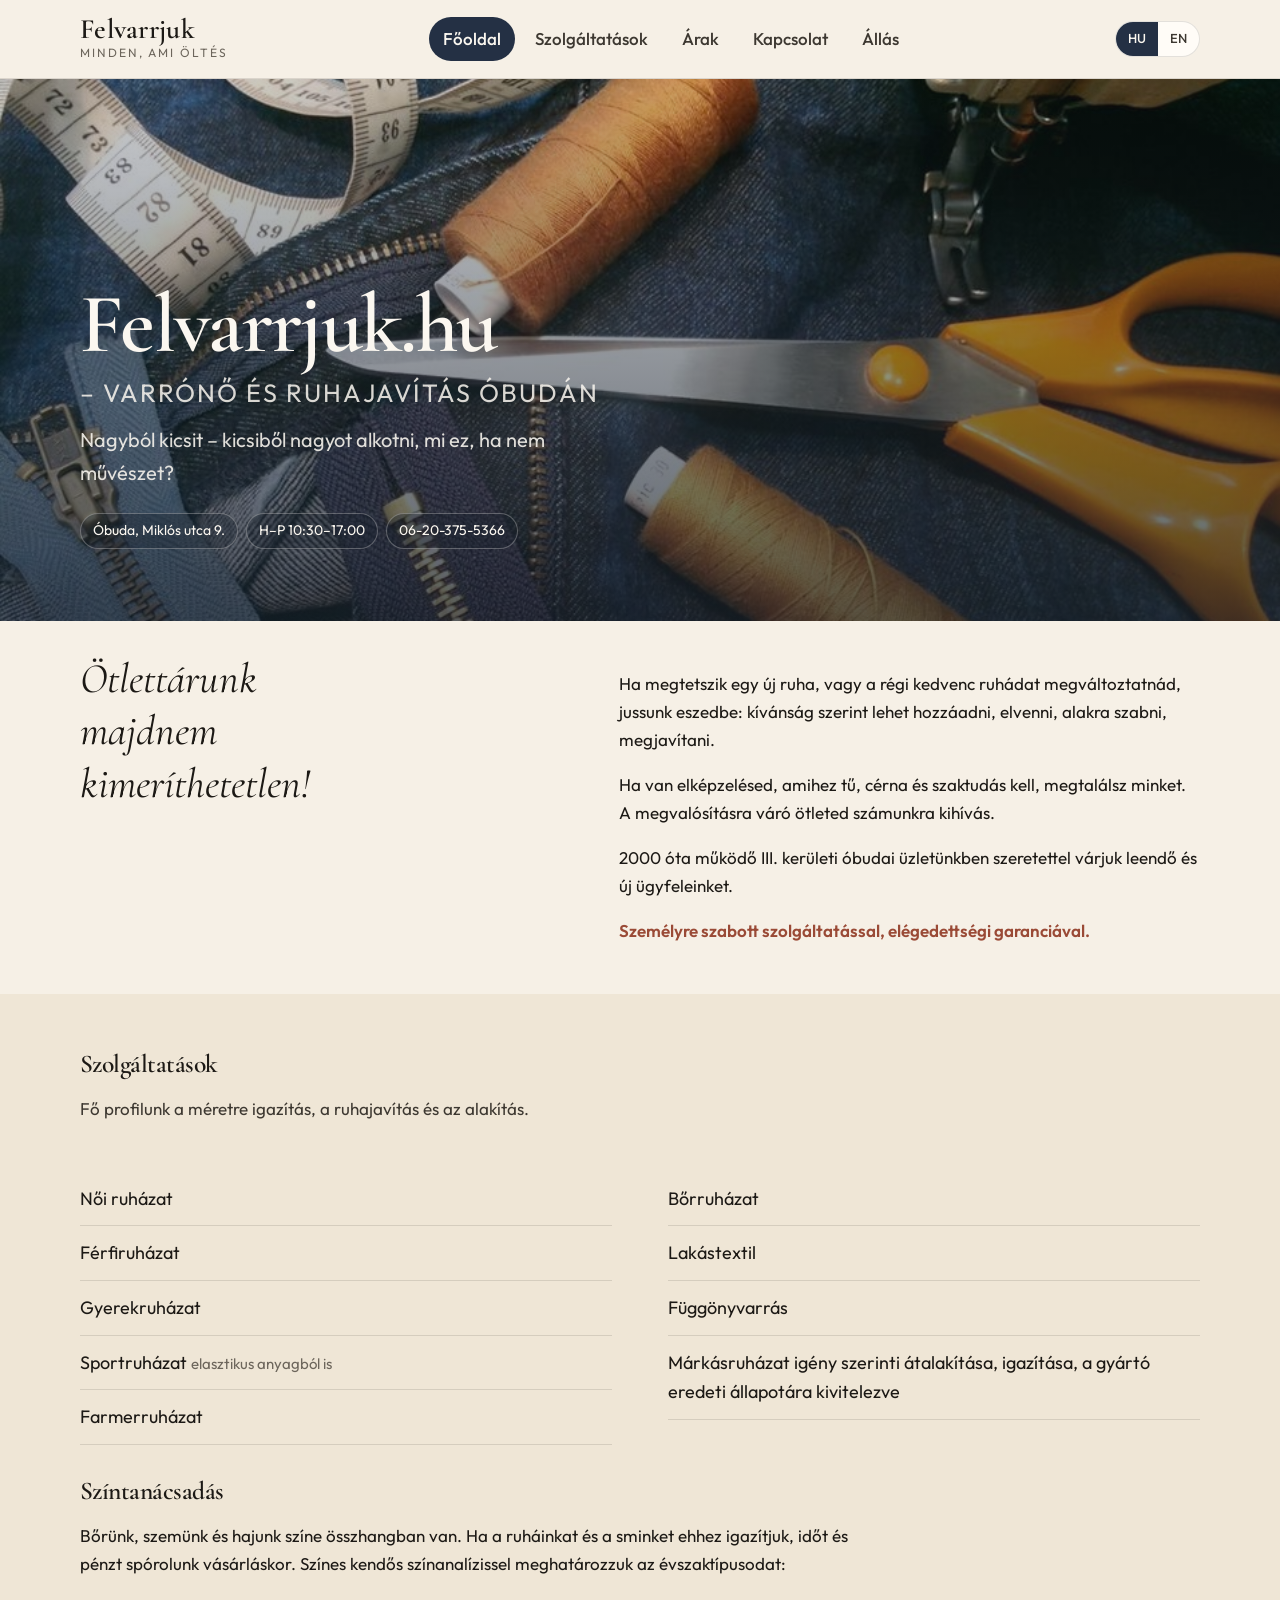
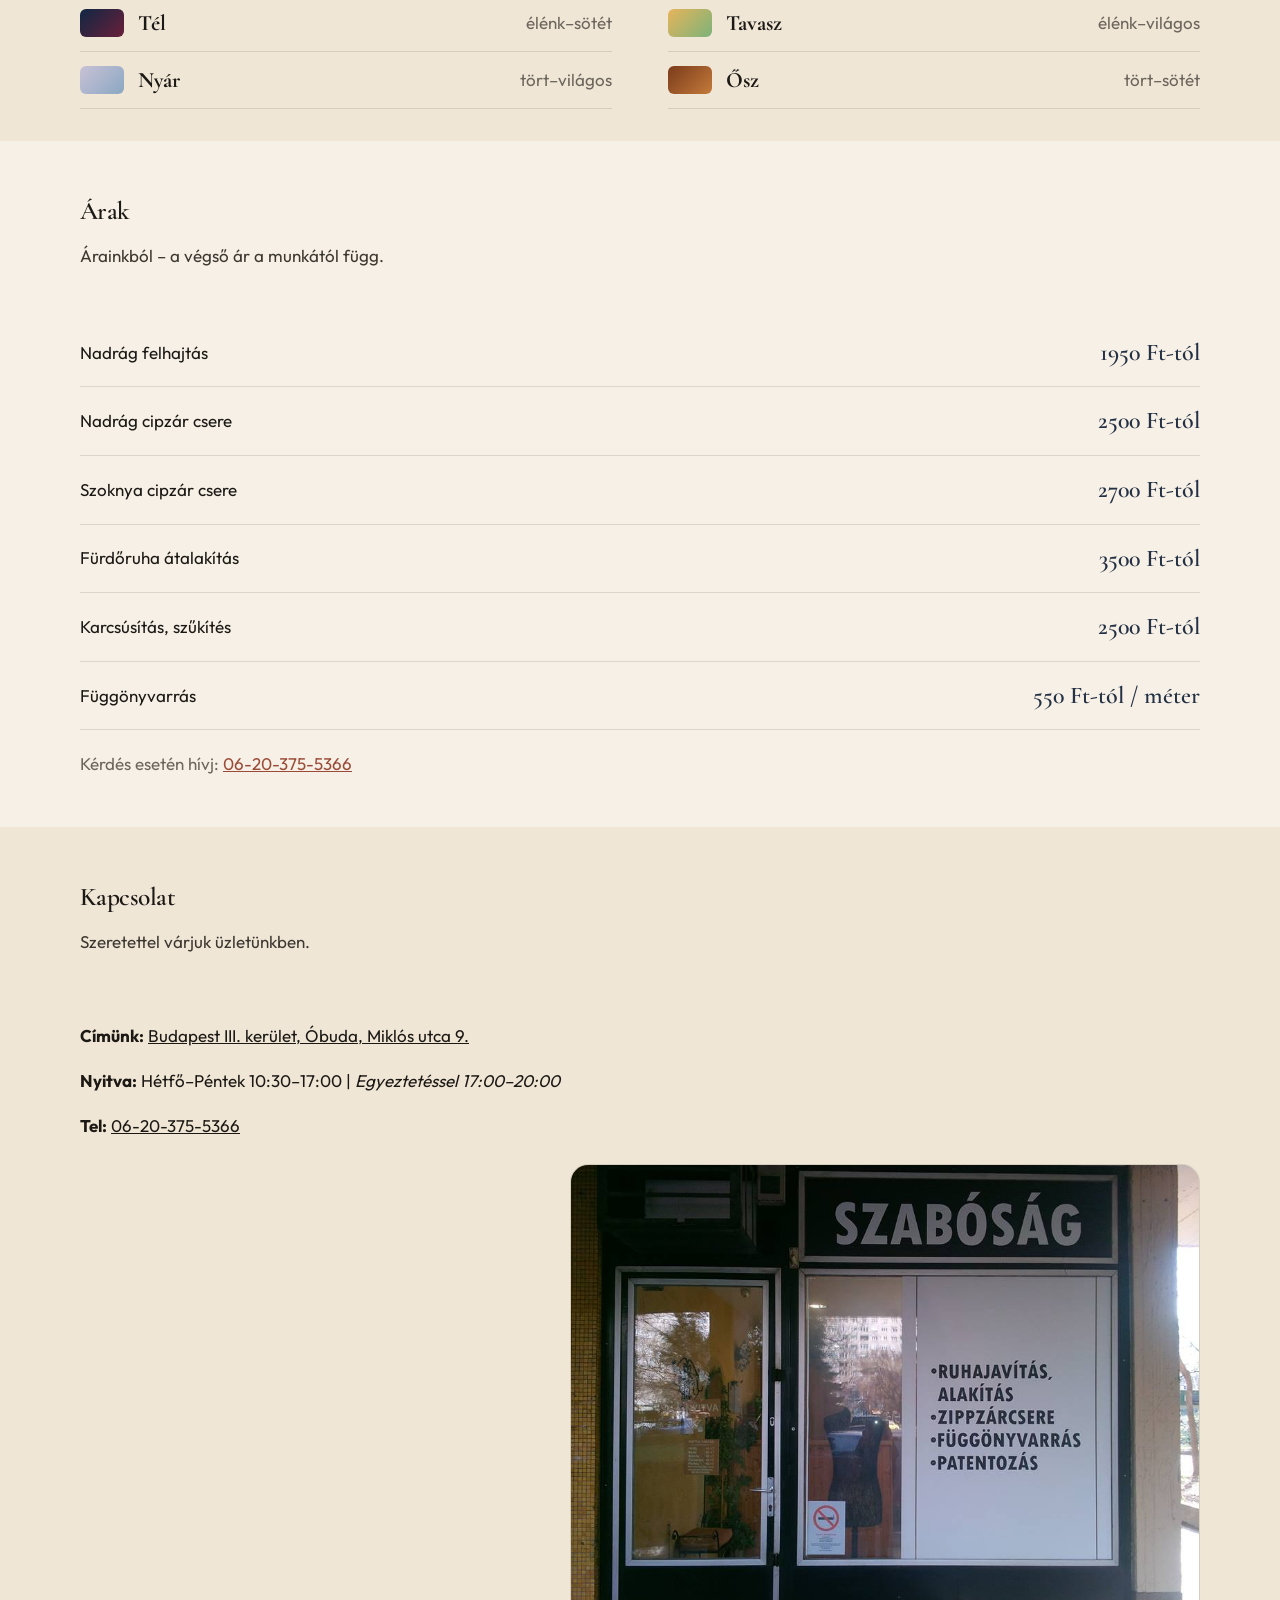
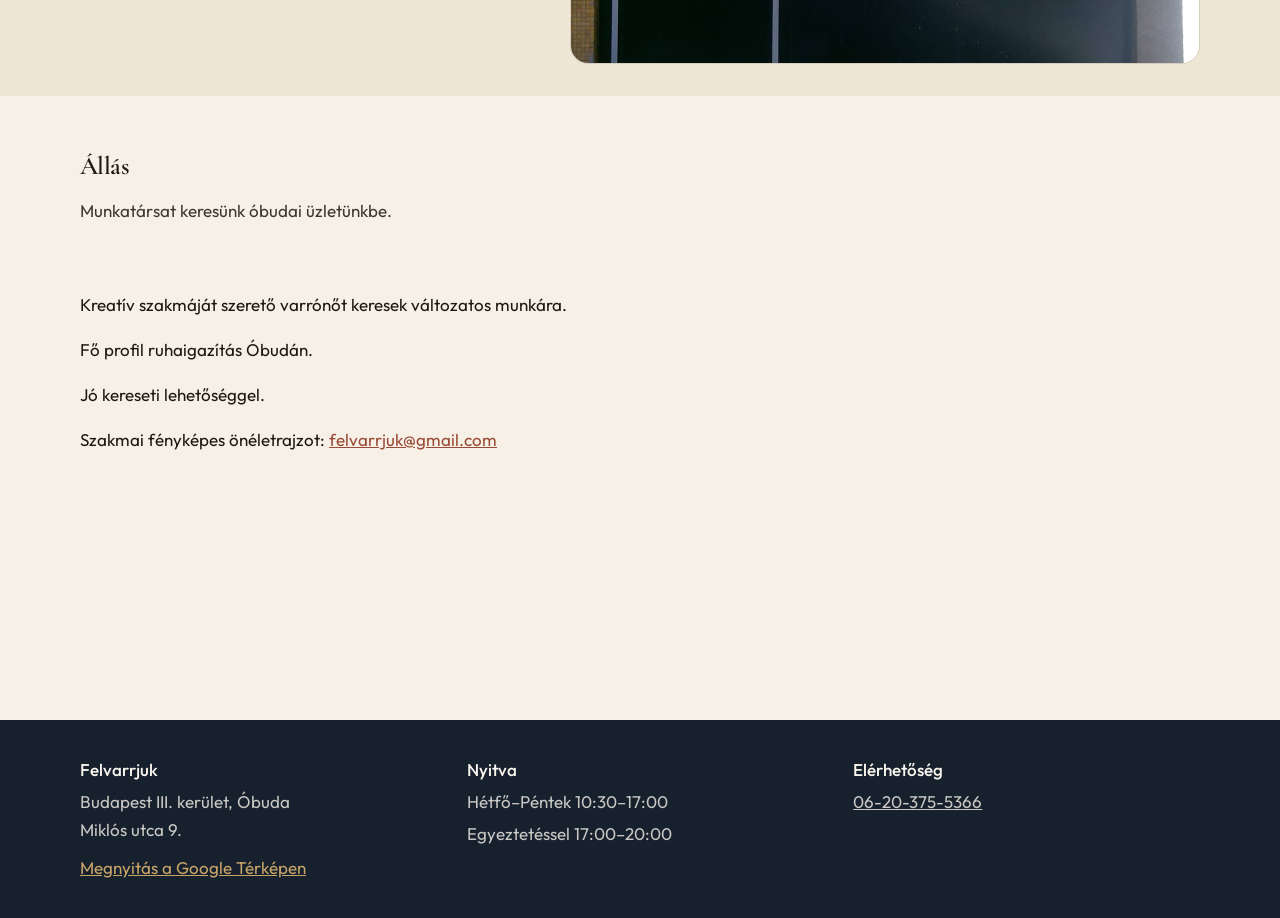
<file: index.html>
<!DOCTYPE html>
<html lang="hu">
  <head>
    <meta charset="UTF-8">
    <meta name="viewport" content="width=device-width, initial-scale=1">
    <title>III. kerületi óbudai varrónő | Felvarrjuk</title>
    <meta name="description" content="III. kerületi óbudai varrónő: ruhajavítás, ruhaigazítás, ruhaalakítás. Miklós utca 9.">
    <meta name="keywords" content="III. kerületi óbudai varrónő, varrás, ruhajavítás, ruhaigazítás, III. kerület, Óbuda, Miklós utca 9">
    <meta name="author" content="Szolnoki András">
    <link rel="canonical" href="http://www.felvarrjuk.hu/">
    <link rel="alternate" hreflang="hu" href="http://www.felvarrjuk.hu/">
    <link rel="alternate" hreflang="en" href="http://www.felvarrjuk.hu/en/">
    <link rel="alternate" hreflang="x-default" href="http://www.felvarrjuk.hu/">
    <meta property="og:type" content="website">
    <meta property="og:site_name" content="Felvarrjuk">
    <meta property="og:title" content="III. kerületi óbudai varrónő | Felvarrjuk">
    <meta property="og:description" content="III. kerületi óbudai varrónő: ruhajavítás, ruhaigazítás, ruhaalakítás. Miklós utca 9.">
    <meta property="og:url" content="http://www.felvarrjuk.hu/">
    <meta property="og:image" content="http://www.felvarrjuk.hu/images/varro-uzlet.jpg">
    <meta property="og:locale" content="hu_HU">
    <meta property="og:locale:alternate" content="en_US">
    <meta name="twitter:card" content="summary_large_image">
    <link rel="preconnect" href="https://fonts.googleapis.com">
    <link rel="preconnect" href="https://fonts.gstatic.com" crossorigin>
    <link href="https://fonts.googleapis.com/css2?family=Cormorant+Garamond:ital,wght@0,500;0,600;0,700;1,500;1,600&family=Outfit:wght@300;400;500;600&display=swap" rel="stylesheet">
    <link href="styles.css" rel="stylesheet">
    <script type="application/ld+json">
{
  "@context": "https://schema.org",
  "@type": "TailorShop",
  "name": "Felvarrjuk",
  "description": "Varrónő Óbudán: ruhajavítás, ruhaigazítás, ruhaalakítás, függönyvarrás és színtanácsadás 2000 óta.",
  "url": "http://www.felvarrjuk.hu/",
  "telephone": "+36203755366",
  "email": "felvarrjuk@gmail.com",
  "foundingDate": "2000",
  "hasMap": "https://www.google.hu/maps/place/Mikl%C3%B3s+u.+9,+Budapest,+1033/@47.5434651,19.0432522,17z",
  "address": {
    "@type": "PostalAddress",
    "streetAddress": "Miklós utca 9.",
    "addressLocality": "Budapest",
    "addressRegion": "Budapest",
    "postalCode": "1033",
    "addressCountry": "HU"
  },
  "geo": {
    "@type": "GeoCoordinates",
    "latitude": 47.5434651,
    "longitude": 19.0432522
  },
  "openingHoursSpecification": [
    {
      "@type": "OpeningHoursSpecification",
      "dayOfWeek": [
        "Monday",
        "Tuesday",
        "Wednesday",
        "Thursday",
        "Friday"
      ],
      "opens": "10:30",
      "closes": "17:00"
    }
  ],
  "knowsLanguage": [
    "hu",
    "en"
  ],
  "areaServed": "Budapest III. kerület, Óbuda"
}
    </script>
  </head>
  <body>
    <a class="skip" href="#fooldal">Ugrás a tartalomhoz</a>
    <header class="site-header">
      <div class="header-inner">
        <a class="brand" href="#fooldal">
          <strong>Felvarrjuk</strong>
          <span>Minden, ami öltés</span>
        </a>
        <nav class="nav" id="nav" aria-label="Fő navigáció">
          <a href="#fooldal" data-section="fooldal">Főoldal</a>
          <a href="#szolgaltatasok" data-section="szolgaltatasok">Szolgáltatások</a>
          <a href="#arak" data-section="arak">Árak</a>
          <a href="#kapcsolat" data-section="kapcsolat">Kapcsolat</a>
          <a href="#allas" data-section="allas">Állás</a>
        </nav>
        <div class="header-tools">
          <div class="lang" role="group" aria-label="Nyelv / Language">
            <a href="index.html" hreflang="hu" lang="hu" aria-current="true">HU</a>
            <a href="en/index.html" hreflang="en" lang="en">EN</a>
          </div>
          <button class="menu-toggle" type="button" aria-expanded="false" aria-controls="nav" aria-label="Menü">
            <svg viewBox="0 0 24 24" width="18" height="18" aria-hidden="true" focusable="false"><path class="bars" d="M4 7h16M4 12h16M4 17h16"/><path class="close" d="M6 6l12 12M18 6L6 18"/></svg>
          </button>
        </div>
      </div>
    </header>

    <section class="hero" id="fooldal">
      <div class="hero-inner">
        <h1>Felvarrjuk.hu <small>– varrónő és ruhajavítás Óbudán</small></h1>
        <p class="lede">Nagyból kicsit – kicsiből nagyot alkotni, mi ez, ha nem művészet?</p>
        <div class="hero-tags" aria-label="Kapcsolati információk">
          <a class="hero-tag" href="https://www.google.hu/maps/place/Mikl%C3%B3s+u.+9,+Budapest,+1033/@47.5434651,19.0432522,17z" target="_blank" rel="noopener">
            Óbuda, Miklós utca 9.
          </a>
          <span class="hero-tag">
            H–P 10:30–17:00
          </span>
          <a class="hero-tag" href="tel:+36203755366">06-20-375-5366</a>
        </div>
      </div>
    </section>

    <section class="section">
      <div class="wrap split">
        <blockquote class="quote">Ötlettárunk majdnem kimeríthetetlen!</blockquote>
        <div class="copy">
          <p>Ha megtetszik egy új ruha, vagy a régi kedvenc ruhádat megváltoztatnád, jussunk eszedbe: kívánság szerint lehet hozzáadni, elvenni, alakra szabni, megjavítani.</p>
          <p>Ha van elképzelésed, amihez tű, cérna és szaktudás kell, megtalálsz minket. A megvalósításra váró ötleted számunkra kihívás.</p>
          <p>2000 óta működő III. kerületi óbudai üzletünkben szeretettel várjuk leendő és új ügyfeleinket.</p>
          <p class="highlight">Személyre szabott szolgáltatással, elégedettségi garanciával.</p>
        </div>
      </div>
    </section>

    <section class="page-section section-alt" id="szolgaltatasok">
        <div class="page-hero">
          <div class="wrap">
            <h1>Szolgáltatások</h1>
            <p>Fő profilunk a méretre igazítás, a ruhajavítás és az alakítás.</p>
          </div>
        </div>
      <div class="section services-content">
        <div class="wrap">
          <ul class="list"><li>Női ruházat</li><li>Férfiruházat</li><li>Gyerekruházat</li><li>Sportruházat <small>elasztikus anyagból is</small></li><li>Farmerruházat</li><li>Bőrruházat</li><li>Lakástextil</li><li>Függönyvarrás</li><li>Márkásruházat igény szerinti átalakítása, igazítása, a gyártó eredeti állapotára kivitelezve</li></ul>
        </div>
      </div>
      <div class="section colour-consultation">
        <div class="wrap">
          <h2>Színtanácsadás</h2>
          <p class="copy">Bőrünk, szemünk és hajunk színe összhangban van. Ha a ruháinkat és a sminket ehhez igazítjuk, időt és pénzt spórolunk vásárláskor. Színes kendős színanalízissel meghatározzuk az évszaktípusodat:</p>
          <div class="seasons slim"><article class="season"><div class="swatch winter"></div><h3>Tél</h3><p>élénk–sötét</p></article><article class="season"><div class="swatch spring"></div><h3>Tavasz</h3><p>élénk–világos</p></article><article class="season"><div class="swatch summer"></div><h3>Nyár</h3><p>tört–világos</p></article><article class="season"><div class="swatch autumn"></div><h3>Ősz</h3><p>tört–sötét</p></article></div>
        </div>
      </div>
    </section>

    <section class="page-section" id="arak">
        <div class="page-hero">
          <div class="wrap">
            <h1>Árak</h1>
            <p>Árainkból – a végső ár a munkától függ.</p>
          </div>
        </div>
      <div class="section prices-content">
        <div class="wrap">
          <table class="price-table"><tbody><tr><th scope="row">Nadrág felhajtás</th><td>1950 Ft-tól</td></tr><tr><th scope="row">Nadrág cipzár csere</th><td>2500 Ft-tól</td></tr><tr><th scope="row">Szoknya cipzár csere</th><td>2700 Ft-tól</td></tr><tr><th scope="row">Fürdőruha átalakítás</th><td>3500 Ft-tól</td></tr><tr><th scope="row">Karcsúsítás, szűkítés</th><td>2500 Ft-tól</td></tr><tr><th scope="row">Függönyvarrás</th><td>550 Ft-tól / méter</td></tr></tbody></table>
          <p class="note">Kérdés esetén hívj: <a href="tel:+36203755366">06-20-375-5366</a></p>
        </div>
      </div>
    </section>

    <section class="page-section section-alt" id="kapcsolat">
        <div class="page-hero">
          <div class="wrap">
            <h1>Kapcsolat</h1>
            <p>Szeretettel várjuk üzletünkben.</p>
          </div>
        </div>
      <div class="section contact-content">
        <div class="wrap">
          <p><strong>Címünk:</strong> <a href="https://www.google.hu/maps/place/Mikl%C3%B3s+u.+9,+Budapest,+1033/@47.5434651,19.0432522,17z" target="_blank" rel="noopener">Budapest III. kerület, Óbuda, Miklós utca 9.</a></p>
          <p><strong>Nyitva:</strong> Hétfő–Péntek 10:30–17:00 | <i>Egyeztetéssel 17:00–20:00</i></p>
          <p><strong>Tel:</strong> <a href="tel:+36203755366">06-20-375-5366</a></p>
          <div class="contact-grid">
            <iframe class="map" title="Google Maps" src="https://www.google.com/maps/embed?pb=!1m14!1m8!1m3!1d2693.2498854607456!2d19.0432522!3d47.543465100000006!3m2!1i1024!2i768!4f13.1!3m3!1m2!1s0x4741d96721e4fc93%3A0x20fdfc344be69625!2sMikl%C3%B3s+u.+9%2C+Budapest%2C+1033!5e0!3m2!1shu!2shu!4v1430750934724" allowfullscreen loading="lazy"></iframe>
            <figure class="shop"><img src="images/varro-uzlet.jpg" alt="Felvarrjuk varróüzlet, Miklós utca 9, Óbuda"></figure>
          </div>
        </div>
      </div>
    </section>

    <section class="page-section jobs-section" id="allas">
        <div class="page-hero">
          <div class="wrap">
            <h1>Állás</h1>
            <p>Munkatársat keresünk óbudai üzletünkbe.</p>
          </div>
        </div>
      <div class="section jobs-content">
        <div class="wrap">
          <p>Kreatív szakmáját szerető varrónőt keresek változatos munkára.</p>
          <p>Fő profil ruhaigazítás Óbudán.</p>
          <p>Jó kereseti lehetőséggel.</p>
          <p>Szakmai fényképes önéletrajzot: <a href="mailto:felvarrjuk@gmail.com">felvarrjuk@gmail.com</a></p>
        </div>
      </div>
    </section>

    <footer class="site-footer">
      <div class="wrap footer-grid">
        <div>
          <strong>Felvarrjuk</strong>
          <address>Budapest III. kerület, Óbuda<br>Miklós utca 9.</address>
          <a class="maplink" href="https://www.google.hu/maps/place/Mikl%C3%B3s+u.+9,+Budapest,+1033/@47.5434651,19.0432522,17z" target="_blank" rel="noopener">Megnyitás a Google Térképen</a>
        </div>
        <div>
          <strong>Nyitva</strong>
          <p>Hétfő–Péntek 10:30–17:00</p>
          <p>Egyeztetéssel 17:00–20:00</p>
        </div>
        <div>
          <strong>Elérhetőség</strong>
          <p><a href="tel:+36203755366">06-20-375-5366</a></p>
        </div>
      </div>
    </footer>
    <script>
      (() => {
        const root = document.documentElement;
        const footer = document.querySelector(".site-footer");
        const updateFooterHeight = () => {
          if (footer) root.style.setProperty("--footer-height", `${footer.offsetHeight}px`);
        };
        updateFooterHeight();
        if ("ResizeObserver" in window && footer) new ResizeObserver(updateFooterHeight).observe(footer);
        window.addEventListener("resize", updateFooterHeight);
      })();
    </script>
    <script src="script.js"></script>
  </body>
</html>
</file>
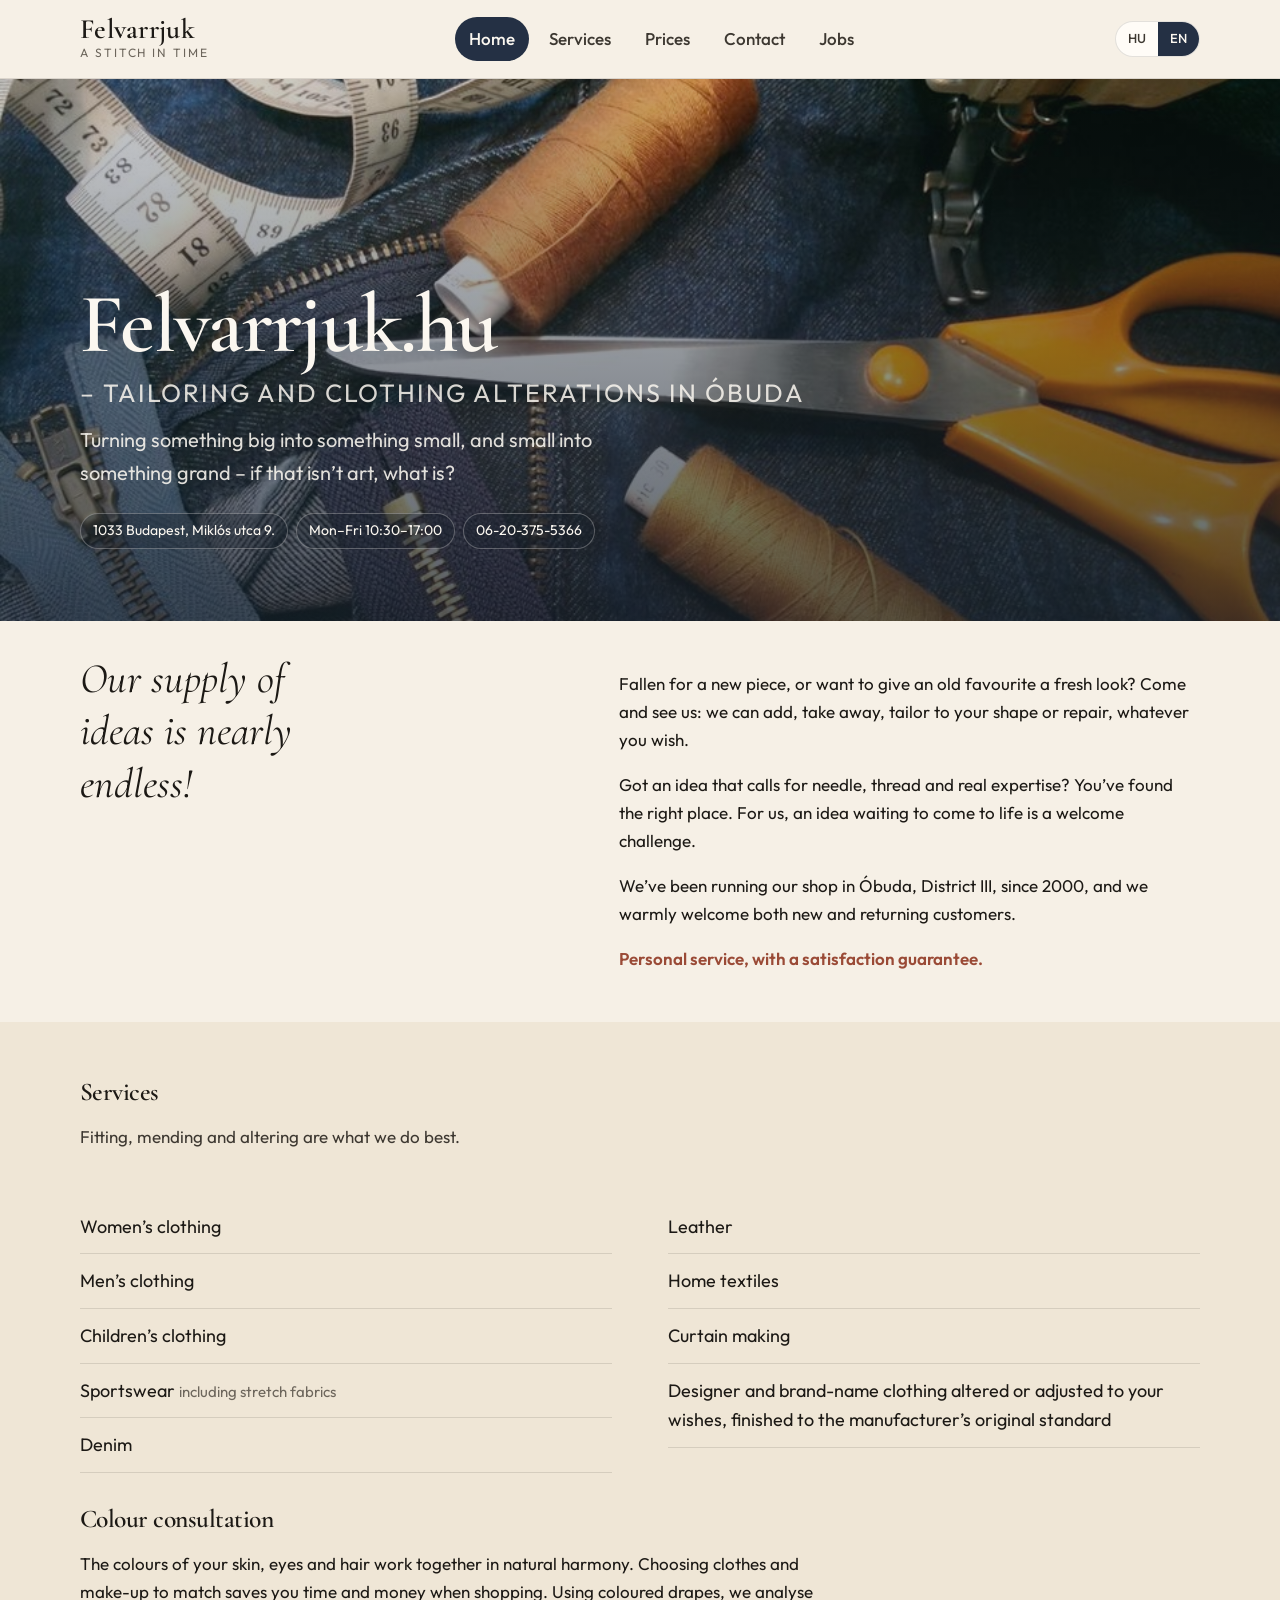
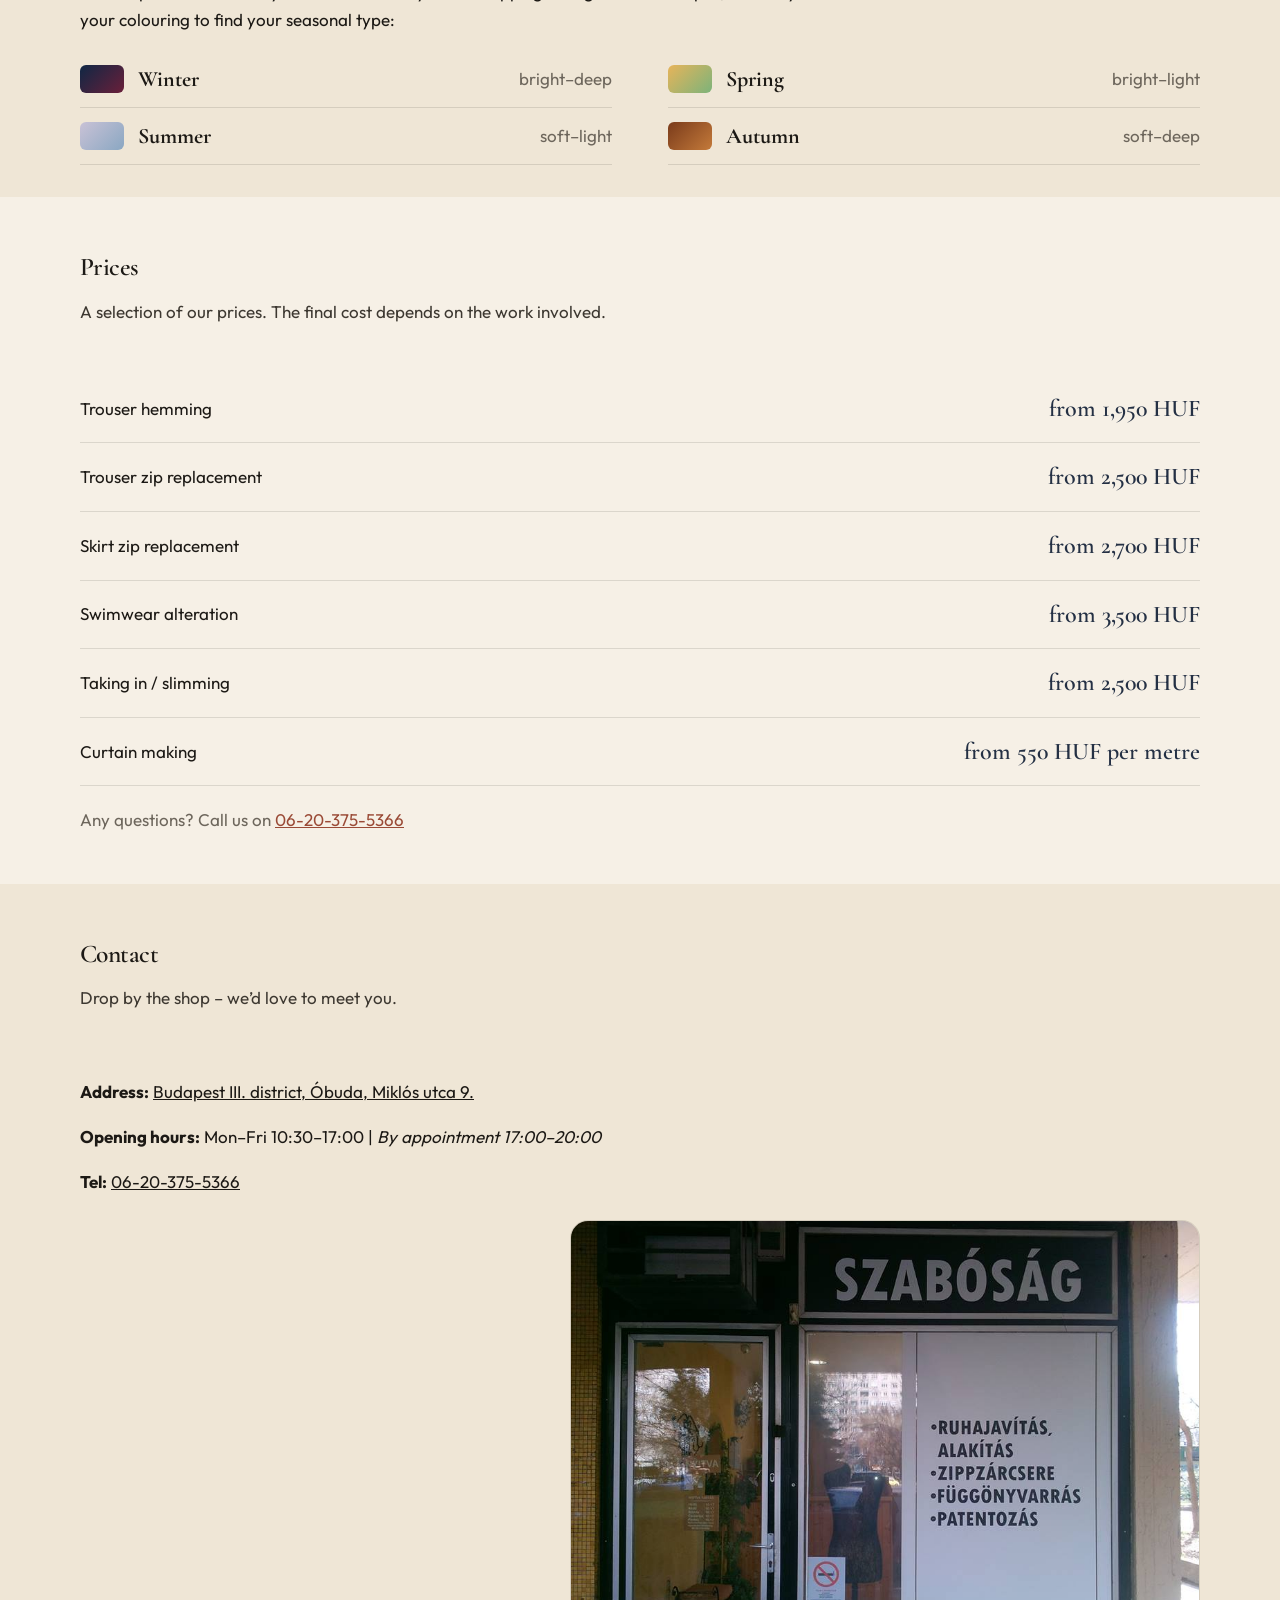
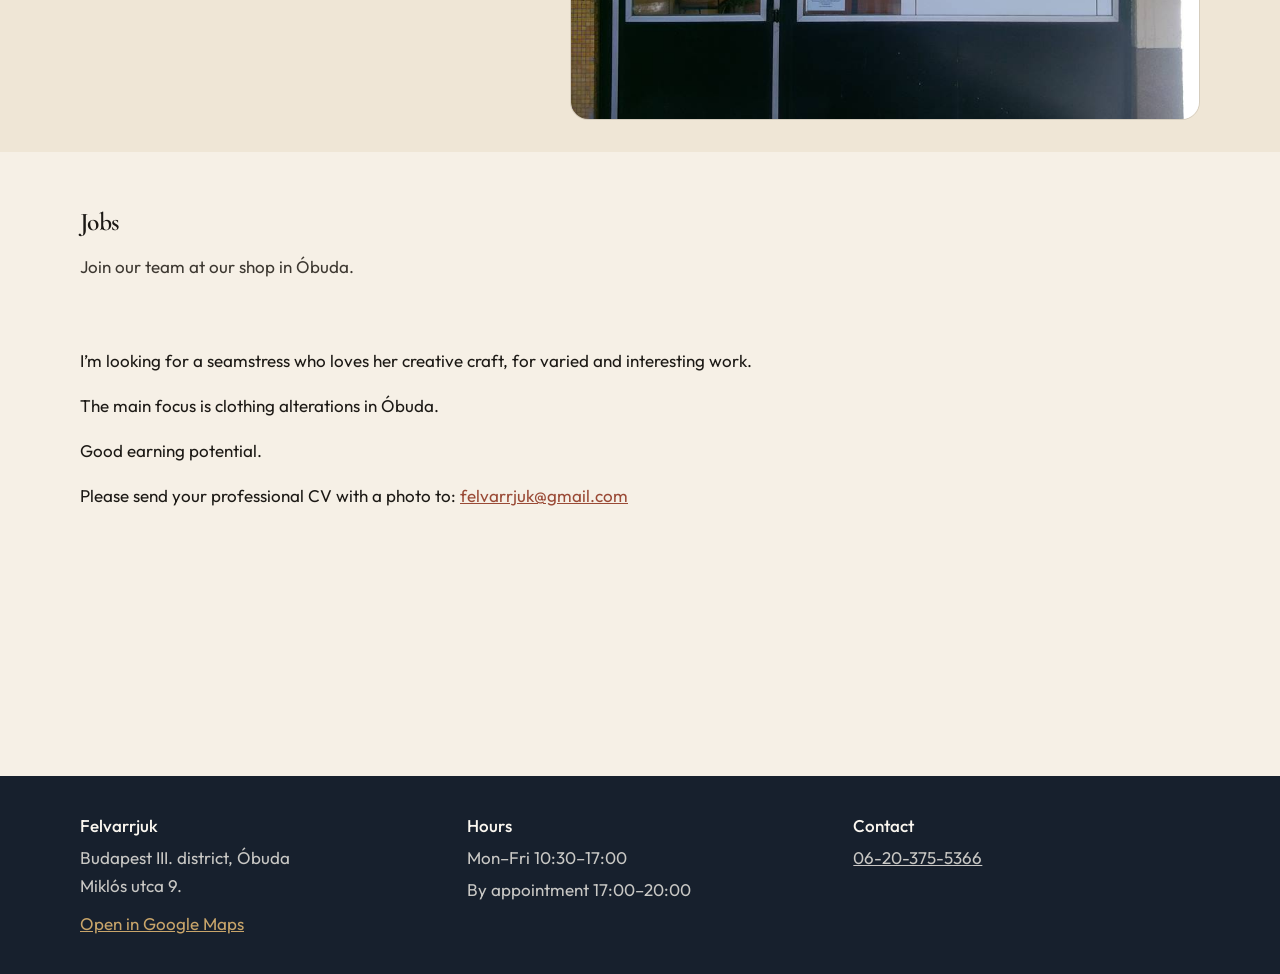
<file: en/index.html>
<!DOCTYPE html>
<html lang="en">
  <head>
    <meta charset="UTF-8">
    <meta name="viewport" content="width=device-width, initial-scale=1">
    <title>Clothing alterations and tailoring in Óbuda, Budapest | Felvarrjuk</title>
    <meta name="description" content="Seamstress in Óbuda, Budapest III: clothing alterations, repairs, tailoring and curtain making at Miklós utca 9. Open Mon–Fri.">
    <meta name="keywords" content="tailor Óbuda, seamstress Budapest, clothing alterations, clothing repair, tailoring, curtain making, Budapest III district, Miklós utca 9">
    <meta name="author" content="Szolnoki András">
    <link rel="canonical" href="http://www.felvarrjuk.hu/en/">
    <link rel="alternate" hreflang="hu" href="http://www.felvarrjuk.hu/">
    <link rel="alternate" hreflang="en" href="http://www.felvarrjuk.hu/en/">
    <link rel="alternate" hreflang="x-default" href="http://www.felvarrjuk.hu/">
    <meta property="og:type" content="website">
    <meta property="og:site_name" content="Felvarrjuk">
    <meta property="og:title" content="Clothing alterations and tailoring in Óbuda, Budapest | Felvarrjuk">
    <meta property="og:description" content="Seamstress in Óbuda, Budapest III: clothing alterations, repairs, tailoring and curtain making at Miklós utca 9. Open Mon–Fri.">
    <meta property="og:url" content="http://www.felvarrjuk.hu/en/">
    <meta property="og:image" content="http://www.felvarrjuk.hu/images/varro-uzlet.jpg">
    <meta property="og:locale" content="en_US">
    <meta property="og:locale:alternate" content="hu_HU">
    <meta name="twitter:card" content="summary_large_image">
    <link rel="preconnect" href="https://fonts.googleapis.com">
    <link rel="preconnect" href="https://fonts.gstatic.com" crossorigin>
    <link href="https://fonts.googleapis.com/css2?family=Cormorant+Garamond:ital,wght@0,500;0,600;0,700;1,500;1,600&family=Outfit:wght@300;400;500;600&display=swap" rel="stylesheet">
    <link href="../styles.css" rel="stylesheet">
    <script type="application/ld+json">
{
  "@context": "https://schema.org",
  "@type": "TailorShop",
  "name": "Felvarrjuk",
  "description": "Seamstress in Óbuda, Budapest: clothing alterations, repairs, tailoring, curtain making and colour consultation since 2000.",
  "url": "http://www.felvarrjuk.hu/en/",
  "telephone": "+36203755366",
  "email": "felvarrjuk@gmail.com",
  "foundingDate": "2000",
  "hasMap": "https://www.google.hu/maps/place/Mikl%C3%B3s+u.+9,+Budapest,+1033/@47.5434651,19.0432522,17z",
  "address": {
    "@type": "PostalAddress",
    "streetAddress": "Miklós utca 9.",
    "addressLocality": "Budapest",
    "addressRegion": "Budapest",
    "postalCode": "1033",
    "addressCountry": "HU"
  },
  "geo": {
    "@type": "GeoCoordinates",
    "latitude": 47.5434651,
    "longitude": 19.0432522
  },
  "openingHoursSpecification": [
    {
      "@type": "OpeningHoursSpecification",
      "dayOfWeek": [
        "Monday",
        "Tuesday",
        "Wednesday",
        "Thursday",
        "Friday"
      ],
      "opens": "10:30",
      "closes": "17:00"
    }
  ],
  "knowsLanguage": [
    "hu",
    "en"
  ],
  "areaServed": "Budapest III. kerület, Óbuda"
}
    </script>
  </head>
  <body>
    <a class="skip" href="#fooldal">Skip to content</a>
    <header class="site-header">
      <div class="header-inner">
        <a class="brand" href="#fooldal">
          <strong>Felvarrjuk</strong>
          <span>A stitch in time</span>
        </a>
        <nav class="nav" id="nav" aria-label="Main navigation">
          <a href="#fooldal" data-section="fooldal">Home</a>
          <a href="#szolgaltatasok" data-section="szolgaltatasok">Services</a>
          <a href="#arak" data-section="arak">Prices</a>
          <a href="#kapcsolat" data-section="kapcsolat">Contact</a>
          <a href="#allas" data-section="allas">Jobs</a>
        </nav>
        <div class="header-tools">
          <div class="lang" role="group" aria-label="Nyelv / Language">
            <a href="../index.html" hreflang="hu" lang="hu">HU</a>
            <a href="index.html" hreflang="en" lang="en" aria-current="true">EN</a>
          </div>
          <button class="menu-toggle" type="button" aria-expanded="false" aria-controls="nav" aria-label="Menu">
            <svg viewBox="0 0 24 24" width="18" height="18" aria-hidden="true" focusable="false"><path class="bars" d="M4 7h16M4 12h16M4 17h16"/><path class="close" d="M6 6l12 12M18 6L6 18"/></svg>
          </button>
        </div>
      </div>
    </header>

    <section class="hero" id="fooldal">
      <div class="hero-inner">
        <h1>Felvarrjuk.hu <small>– tailoring and clothing alterations in Óbuda</small></h1>
        <p class="lede">Turning something big into something small, and small into something grand – if that isn’t art, what is?</p>
        <div class="hero-tags" aria-label="Contact information">
          <a class="hero-tag" href="https://www.google.hu/maps/place/Mikl%C3%B3s+u.+9,+Budapest,+1033/@47.5434651,19.0432522,17z" target="_blank" rel="noopener">
            1033 Budapest, Miklós utca 9.
          </a>
          <span class="hero-tag">
            Mon–Fri 10:30–17:00
          </span>
          <a class="hero-tag" href="tel:+36203755366">06-20-375-5366</a>
        </div>
      </div>
    </section>

    <section class="section">
      <div class="wrap split">
        <blockquote class="quote">Our supply of ideas is nearly endless!</blockquote>
        <div class="copy">
          <p>Fallen for a new piece, or want to give an old favourite a fresh look? Come and see us: we can add, take away, tailor to your shape or repair, whatever you wish.</p>
          <p>Got an idea that calls for needle, thread and real expertise? You’ve found the right place. For us, an idea waiting to come to life is a welcome challenge.</p>
          <p>We’ve been running our shop in Óbuda, District III, since 2000, and we warmly welcome both new and returning customers.</p>
          <p class="highlight">Personal service, with a satisfaction guarantee.</p>
        </div>
      </div>
    </section>

    <section class="page-section section-alt" id="szolgaltatasok">
        <div class="page-hero">
          <div class="wrap">
            <h1>Services</h1>
            <p>Fitting, mending and altering are what we do best.</p>
          </div>
        </div>
      <div class="section services-content">
        <div class="wrap">
          <ul class="list"><li>Women’s clothing</li><li>Men’s clothing</li><li>Children’s clothing</li><li>Sportswear <small>including stretch fabrics</small></li><li>Denim</li><li>Leather</li><li>Home textiles</li><li>Curtain making</li><li>Designer and brand-name clothing altered or adjusted to your wishes, finished to the manufacturer’s original standard</li></ul>
        </div>
      </div>
      <div class="section colour-consultation">
        <div class="wrap">
          <h2>Colour consultation</h2>
          <p class="copy">The colours of your skin, eyes and hair work together in natural harmony. Choosing clothes and make-up to match saves you time and money when shopping. Using coloured drapes, we analyse your colouring to find your seasonal type:</p>
          <div class="seasons slim"><article class="season"><div class="swatch winter"></div><h3>Winter</h3><p>bright–deep</p></article><article class="season"><div class="swatch spring"></div><h3>Spring</h3><p>bright–light</p></article><article class="season"><div class="swatch summer"></div><h3>Summer</h3><p>soft–light</p></article><article class="season"><div class="swatch autumn"></div><h3>Autumn</h3><p>soft–deep</p></article></div>
        </div>
      </div>
    </section>

    <section class="page-section" id="arak">
        <div class="page-hero">
          <div class="wrap">
            <h1>Prices</h1>
            <p>A selection of our prices. The final cost depends on the work involved.</p>
          </div>
        </div>
      <div class="section prices-content">
        <div class="wrap">
          <table class="price-table"><tbody><tr><th scope="row">Trouser hemming</th><td>from 1,950 HUF</td></tr><tr><th scope="row">Trouser zip replacement</th><td>from 2,500 HUF</td></tr><tr><th scope="row">Skirt zip replacement</th><td>from 2,700 HUF</td></tr><tr><th scope="row">Swimwear alteration</th><td>from 3,500 HUF</td></tr><tr><th scope="row">Taking in / slimming</th><td>from 2,500 HUF</td></tr><tr><th scope="row">Curtain making</th><td>from 550 HUF per metre</td></tr></tbody></table>
          <p class="note">Any questions? Call us on <a href="tel:+36203755366">06-20-375-5366</a></p>
        </div>
      </div>
    </section>

    <section class="page-section section-alt" id="kapcsolat">
        <div class="page-hero">
          <div class="wrap">
            <h1>Contact</h1>
            <p>Drop by the shop – we’d love to meet you.</p>
          </div>
        </div>
      <div class="section contact-content">
        <div class="wrap">
          <p><strong>Address:</strong> <a href="https://www.google.hu/maps/place/Mikl%C3%B3s+u.+9,+Budapest,+1033/@47.5434651,19.0432522,17z" target="_blank" rel="noopener">Budapest III. district, Óbuda, Miklós utca 9.</a></p>
          <p><strong>Opening hours:</strong> Mon–Fri 10:30–17:00 | <i>By appointment 17:00–20:00</i></p>
          <p><strong>Tel:</strong> <a href="tel:+36203755366">06-20-375-5366</a></p>
          <div class="contact-grid">
            <iframe class="map" title="Google Maps" src="https://www.google.com/maps/embed?pb=!1m14!1m8!1m3!1d2693.2498854607456!2d19.0432522!3d47.543465100000006!3m2!1i1024!2i768!4f13.1!3m3!1m2!1s0x4741d96721e4fc93%3A0x20fdfc344be69625!2sMikl%C3%B3s+u.+9%2C+Budapest%2C+1033!5e0!3m2!1shu!2shu!4v1430750934724" allowfullscreen loading="lazy"></iframe>
            <figure class="shop"><img src="../images/varro-uzlet.jpg" alt="Felvarrjuk tailoring shop, Miklós utca 9, Óbuda"></figure>
          </div>
        </div>
      </div>
    </section>

    <section class="page-section jobs-section" id="allas">
        <div class="page-hero">
          <div class="wrap">
            <h1>Jobs</h1>
            <p>Join our team at our shop in Óbuda.</p>
          </div>
        </div>
      <div class="section jobs-content">
        <div class="wrap">
          <p>I’m looking for a seamstress who loves her creative craft, for varied and interesting work.</p>
          <p>The main focus is clothing alterations in Óbuda.</p>
          <p>Good earning potential.</p>
          <p>Please send your professional CV with a photo to: <a href="mailto:felvarrjuk@gmail.com">felvarrjuk@gmail.com</a></p>
        </div>
      </div>
    </section>

    <footer class="site-footer">
      <div class="wrap footer-grid">
        <div>
          <strong>Felvarrjuk</strong>
          <address>Budapest III. district, Óbuda<br>Miklós utca 9.</address>
          <a class="maplink" href="https://www.google.hu/maps/place/Mikl%C3%B3s+u.+9,+Budapest,+1033/@47.5434651,19.0432522,17z" target="_blank" rel="noopener">Open in Google Maps</a>
        </div>
        <div>
          <strong>Hours</strong>
          <p>Mon–Fri 10:30–17:00</p>
          <p>By appointment 17:00–20:00</p>
        </div>
        <div>
          <strong>Contact</strong>
          <p><a href="tel:+36203755366">06-20-375-5366</a></p>
        </div>
      </div>
    </footer>
    <script>
      (() => {
        const root = document.documentElement;
        const footer = document.querySelector(".site-footer");
        const updateFooterHeight = () => {
          if (footer) root.style.setProperty("--footer-height", `${footer.offsetHeight}px`);
        };
        updateFooterHeight();
        if ("ResizeObserver" in window && footer) new ResizeObserver(updateFooterHeight).observe(footer);
        window.addEventListener("resize", updateFooterHeight);
      })();
    </script>
    <script src="../script.js"></script>
  </body>
</html>
</file>
<file: styles.css>
:root {
  --ink: #1c1915;
  --ink-soft: #3d3831;
  --muted: #6d665c;
  --paper: #f6f0e6;
  --paper-2: #efe6d6;
  --cream: #fbf7f0;
  --white: #fffcf7;
  --navy: #243044;
  --navy-deep: #17202d;
  --brass: #b08a4f;
  --brass-2: #c9a56a;
  --terracotta: #9a4a36;
  --line: rgba(28, 25, 21, 0.12);
  --shadow: 0 18px 50px rgba(23, 32, 45, 0.12);
  --serif: "Cormorant Garamond", "Times New Roman", serif;
  --sans: "Outfit", "Segoe UI", sans-serif;
  --radius: 18px;
  --max: 1120px;
  --header-height: 78px;
}

* {
  box-sizing: border-box;
}

html {
  scroll-behavior: smooth;
  scroll-padding-top: var(--header-height);
}

body {
  min-height: 100vh;
  display: flex;
  flex-direction: column;
  margin: 0;
  color: var(--ink);
  background: var(--paper);
  font-family: var(--sans);
  font-size: 17px;
  line-height: 1.65;
}

img {
  max-width: 100%;
  height: auto;
  display: block;
}
a {
  color: inherit;
}

.skip {
  position: absolute;
  left: -999px;
  top: 8px;
}

.skip:focus {
  left: 8px;
  z-index: 100;
  background: var(--white);
  padding: 8px 12px;
}

.site-header {
  position: sticky;
  top: 0;
  z-index: 40;
  background: rgba(246, 240, 230, 0.92);
  backdrop-filter: blur(14px);
  border-bottom: 1px solid var(--line);
}

.header-inner,
.wrap,
.hero-inner {
  width: min(var(--max), calc(100% - 40px));
  margin: 0 auto;
}

.header-inner {
  position: relative;
  display: flex;
  align-items: center;
  justify-content: space-between;
  gap: 24px;
  min-height: var(--header-height);
}

.brand {
  text-decoration: none;
  display: grid;
  gap: 0;
}

.brand strong {
  font-family: var(--serif);
  font-size: 28px;
  font-weight: 600;
  letter-spacing: 0.01em;
  line-height: 1;
}

.brand span {
  color: var(--muted);
  font-size: 12px;
  letter-spacing: 0.16em;
  text-transform: uppercase;
}

.nav {
  display: flex;
  gap: 6px;
}

.nav a {
  text-decoration: none;
  padding: 8px 14px;
  border-radius: 999px;
  color: var(--ink-soft);
  font-weight: 500;
}

.nav a:hover {
  background: var(--brass);
  color: var(--navy-deep);
}
.nav a.is-active {
  background: var(--navy);
  color: var(--cream);
}

.menu-toggle {
  display: none;
  align-items: center;
  border: 1px solid var(--line);
  background: var(--white);
  border-radius: 999px;
  padding: 8px 12px;
  font: inherit;
  color: var(--ink);
  cursor: pointer;
  -webkit-appearance: none;
  appearance: none;
  -webkit-tap-highlight-color: transparent;
}

.menu-toggle svg {
  display: block;
  fill: none;
}

.menu-toggle svg path {
  fill: none;
  stroke: var(--ink);
  stroke-width: 2;
  stroke-linecap: round;
}

.menu-toggle .close,
.menu-toggle[aria-expanded="true"] .bars {
  display: none;
}

.menu-toggle[aria-expanded="true"] .close {
  display: inline;
}

.menu-toggle[aria-expanded="true"] {
  background: var(--navy);
  border-color: var(--navy);
  color: var(--cream);
}

.menu-toggle[aria-expanded="true"] svg path {
  stroke: var(--cream);
}

.header-tools {
  display: flex;
  align-items: center;
  gap: 10px;
}

.lang {
  display: inline-flex;
  border: 1px solid var(--line);
  border-radius: 999px;
  overflow: hidden;
  background: var(--white);
}

.lang a {
  display: inline-block;
  text-decoration: none;
  font: inherit;
  font-size: 13px;
  font-weight: 500;
  color: var(--ink-soft);
  padding: 6px 12px;
}

.lang a:hover {
  background: var(--paper-2);
}

.lang a[aria-current="true"] {
  background: var(--navy);
  color: var(--cream);
}

a:focus-visible,
button:focus-visible {
  outline: 3px solid var(--brass);
  outline-offset: 2px;
}

.hero {
  display: grid;
  align-items: center;
  color: var(--cream);
  background:
    linear-gradient(180deg, rgba(23, 32, 45, 0.22), rgba(23, 32, 45, 0.72)),
    url("images/varrono.jpg") center / cover no-repeat;
}

.hero-inner {
  padding: 200px 0 72px;
}

.hero h1,
.page-hero h1,
.section h2 {
  font-family: var(--serif);
  font-weight: 600;
  letter-spacing: -0.02em;
  line-height: 1.08;
  margin: 0 0 16px;
}

.hero h1 {
  font-size: clamp(44px, 7vw, 84px);
}

.hero h1 small {
  display: block; /* puts it on its own line; remove for inline */
  margin-top: 0.4em;
  font-family: "Outfit", sans-serif;
  font-size: 0.3em; /* relative to the h1; lower = smaller */
  font-weight: 400;
  letter-spacing: 0.08em;
  text-transform: uppercase;
  opacity: 0.85;
}

.lede {
  font-size: 20px;
  max-width: 42ch;
  color: rgba(251, 247, 240, 0.88);
  margin: 0;
}

.hero-tags {
  display: flex;
  flex-wrap: wrap;
  gap: 8px;
  margin-top: 24px;
}

.hero-tag {
  display: inline-flex;
  align-items: center;
  padding: 7px 12px;
  border: 1px solid rgba(255, 252, 247, 0.28);
  border-radius: 999px;
  background: rgba(23, 32, 45, 0.35);
  color: var(--cream);
  text-decoration: none;
  font-size: 14px;
  line-height: 1.4;
}

.hero-tag:hover {
  border-color: var(--brass-2);
  background: rgba(176, 138, 79, 0.22);
}

.page-section {
  background: var(--paper);
}
.page-section.section-alt {
  background: var(--paper-2);
}

.page-hero {
  padding: 56px 0 0;
}
.page-hero p {
  max-width: 58ch;
  color: var(--ink-soft);
}

.section {
  padding: 32px 0;
}

.split {
  display: grid;
  grid-template-columns: 0.9fr 1.1fr;
  gap: 64px;
  align-items: start;
}

.quote {
  font-family: var(--serif);
  font-size: clamp(28px, 4vw, 42px);
  font-style: italic;
  line-height: 1.25;
  max-width: 16ch;
  margin: 0;
}

.copy p + p {
  margin-top: 16px;
}
.highlight {
  font-weight: 600;
  color: var(--terracotta);
}

.list {
  list-style: none;
  margin: 0;
  padding: 0;
  columns: 2 300px;
  column-gap: 56px;
}

.list li {
  break-inside: avoid;
  padding: 12px 0;
  border-bottom: 1px solid var(--line);
  font-size: 18px;
}

.list li small {
  color: var(--muted);
  font-size: 15px;
}

.colour-consultation {
  padding-top: 0;
}
.colour-consultation .copy {
  max-width: 70ch;
}

.seasons {
  display: grid;
  grid-template-columns: repeat(2, 1fr);
  gap: 0 56px;
  margin: 16px 0 0;
}

.season {
  display: flex;
  align-items: center;
  gap: 14px;
  border-bottom: 1px solid var(--line);
  padding: 10px 0;
}

.swatch {
  width: 44px;
  height: 28px;
  border-radius: 6px;
  flex: none;
}
.winter {
  background: linear-gradient(135deg, #0f2744, #6a1f3a);
}
.spring {
  background: linear-gradient(135deg, #e7b45a, #7cb37a);
}
.summer {
  background: linear-gradient(135deg, #c9c2d6, #8aa7c2);
}
.autumn {
  background: linear-gradient(135deg, #7a3b1b, #c47a3a);
}

.season h3 {
  font-family: var(--serif);
  font-size: 22px;
  margin: 0;
}

.season p {
  margin: 0 0 0 auto;
  color: var(--muted);
}

.price-table {
  width: 100%;
  border-collapse: collapse;
}
.price-table th,
.price-table td {
  padding: 14px 0;
  border-bottom: 1px solid var(--line);
  text-align: left;
  font-weight: 400;
}

.price-table td {
  text-align: right;
  white-space: nowrap;
  font-family: var(--serif);
  font-size: 24px;
  font-weight: 600;
  color: var(--navy);
}

.note {
  color: var(--muted);
  margin-top: 20px;
  max-width: 60ch;
}
.note a,
.jobs-content a {
  color: var(--terracotta);
}

.contact-grid {
  display: grid;
  grid-template-columns: 0.85fr 1.15fr;
  gap: 24px;
  margin-top: 24px;
}

.map,
.shop {
  height: 500px;
}

.map {
  width: 100%;
  border: 0;
  border-radius: var(--radius);
}

.shop {
  margin: 0;
  border-radius: var(--radius);
  overflow: hidden;
  border: 1px solid var(--line);
}

.shop img {
  width: 100%;
  height: 100%;
  object-fit: cover;
}

.jobs-section {
  min-height: calc(100vh - var(--header-height) - var(--footer-height, 0px));
  display: flex;
  flex-direction: column;
}

.jobs-content {
  flex: 1;
}

.site-footer {
  margin-top: auto;
  background: var(--navy-deep);
  color: rgba(251, 247, 240, 0.78);
  padding: 36px 0;
}

.footer-grid {
  display: grid;
  grid-template-columns: repeat(auto-fit, minmax(210px, 1fr));
  gap: 24px 40px;
}

.site-footer strong {
  display: block;
  color: var(--cream);
  margin-bottom: 4px;
  font-weight: 500;
}

.site-footer p,
.site-footer address {
  margin: 0 0 4px;
  font-style: normal;
}
.site-footer .maplink {
  display: inline-block;
  margin-top: 6px;
  color: var(--brass-2);
}

@media (max-width: 900px) {
  .menu-toggle {
    display: inline-flex;
  }

  .nav {
    display: none;
    position: absolute;
    inset: var(--header-height) 0 auto;
    background: var(--white);
    border: 1px solid var(--line);
    border-radius: var(--radius);
    padding: 8px;
    gap: 2px;
    flex-direction: column;
    box-shadow: var(--shadow);
  }

  .nav a {
    padding: 12px 16px;
    border-radius: 12px;
    font-size: 17px;
  }

  .nav.is-open {
    display: flex;
  }

  .split,
  .contact-grid,
  .seasons {
    grid-template-columns: 1fr;
  }
}

@media (max-width: 480px) {
  .header-inner {
    gap: 12px;
  }

  .header-tools {
    gap: 8px;
  }

  .brand strong {
    font-size: 24px;
  }

  .brand span {
    font-size: 10px;
    letter-spacing: 0.1em;
  }

  .lang a {
    padding: 6px 10px;
  }

  .menu-toggle {
    padding: 8px 10px;
  }
}

@media (prefers-reduced-motion: reduce) {
  html {
    scroll-behavior: auto;
  }
}
</file>
